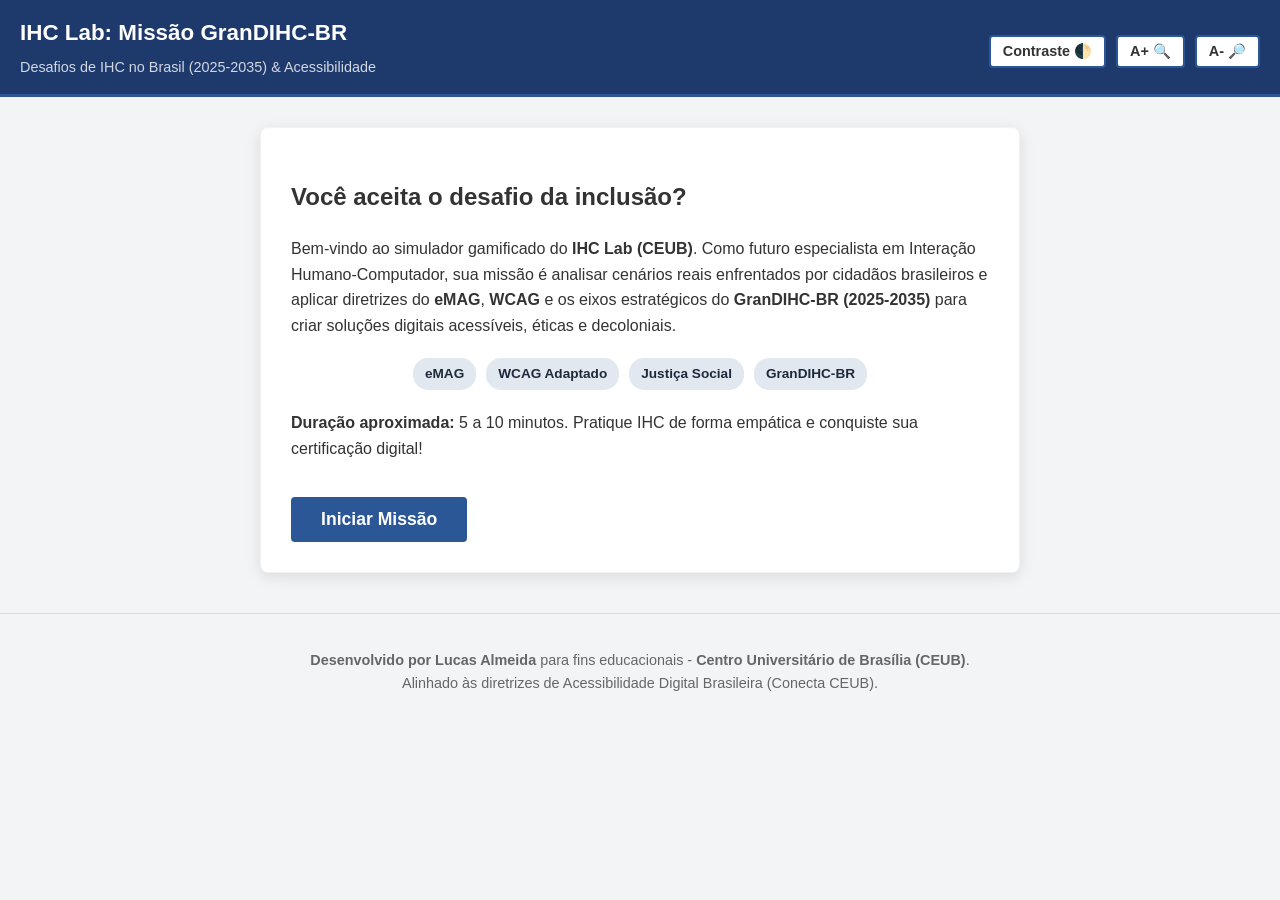
<file: Avaliacao 3/index.html>
<!DOCTYPE html>
<html lang="pt-BR">

<head>
  <meta charset="UTF-8">
  <meta name="viewport" content="width=device-width, initial-scale=1.0">
  <title>GranDIHC-BR: A Jornada da Acessibilidade</title>
  <style>
    :root {
      --primary-color: #2b5797;
      --primary-dark: #1e3a6d;
      --secondary-color: #00a1f1;
      --bg-color: #f3f4f6;
      --card-bg: #ffffff;
      --text-color: #333333;
      --correct-color: #2e7d32;
      --wrong-color: #c62828;
      --font-size-base: 16px;
    }

    
    body.high-contrast {
      --primary-color: #ffff00;
      --primary-dark: #000000;
      --secondary-color: #ffffff;
      --bg-color: #000000;
      --card-bg: #121212;
      --text-color: #ffffff;
      --correct-color: #00ff00;
      --wrong-color: #ff0000;
    }

    * {
      box-sizing: border-box;
      font-family: 'Segoe UI', Tahoma, Geneva, Verdana, sans-serif;
      transition: background-color 0.3s, color 0.3s;
    }

    body {
      margin: 0;
      padding: 0;
      background-color: var(--bg-color);
      color: var(--text-color);
      font-size: var(--font-size-base);
      line-height: 1.6;
    }

    header {
      background-color: var(--primary-dark);
      color: #ffffff;
      padding: 15px 20px;
      display: flex;
      justify-content: space-between;
      align-items: center;
      flex-wrap: wrap;
      border-bottom: 3px solid var(--primary-color);
    }

    body.high-contrast header {
      color: var(--primary-color);
      border-bottom: 3px solid var(--primary-color);
    }

    .header-title h1 {
      margin: 0;
      font-size: 1.4rem;
    }

    .header-title p {
      margin: 5px 0 0 0;
      font-size: 0.9rem;
      opacity: 0.8;
    }

    .accessibility-panel {
      display: flex;
      gap: 10px;
      margin-top: 10px;
    }

    .acc-btn {
      background-color: var(--card-bg);
      color: var(--text-color);
      border: 2px solid var(--primary-color);
      padding: 6px 12px;
      cursor: pointer;
      font-weight: bold;
      border-radius: 4px;
      font-size: 0.9rem;
    }

    .acc-btn:hover,
    .acc-btn:focus {
      background-color: var(--primary-color);
      color: #fff;
      outline: 2px solid var(--secondary-color);
    }

    main {
      max-width: 800px;
      margin: 30px auto;
      padding: 0 20px;
    }

    .game-container {
      background-color: var(--card-bg);
      border-radius: 8px;
      padding: 30px;
      box-shadow: 0 4px 15px rgba(0, 0, 0, 0.1);
      border: 1px solid rgba(0, 0, 0, 0.05);
    }

    body.high-contrast .game-container {
      border: 2px solid #fff;
      box-shadow: none;
    }

    .screen {
      display: none;
    }

    .screen.active {
      display: block;
    }

   
    .welcome-screen {
      text-align: center;
    }

    .welcome-screen h2 {
      color: var(--primary-color);
      font-size: 2rem;
      margin-bottom: 15px;
    }

    .badge-container {
      display: flex;
      justify-content: center;
      gap: 10px;
      margin: 20px 0;
      flex-wrap: wrap;
    }

    .badge {
      background: #e2e8f0;
      color: #1e293b;
      padding: 5px 12px;
      border-radius: 15px;
      font-size: 0.85rem;
      font-weight: 600;
    }

    body.high-contrast .badge {
      background: #fff;
      color: #000;
      border: 1px solid #000;
    }

    
    .progress-bar-container {
      background-color: #e0e0e0;
      border-radius: 10px;
      height: 12px;
      width: 100%;
      margin-bottom: 25px;
      overflow: hidden;
    }

    .progress-bar {
      background-color: var(--secondary-color);
      height: 100%;
      width: 0%;
      transition: width 0.4s ease;
    }

    body.high-contrast .progress-bar {
      background-color: var(--primary-color);
    }

    .stats-row {
      display: flex;
      justify-content: space-between;
      margin-bottom: 15px;
      font-weight: bold;
      font-size: 1.1rem;
      border-bottom: 1px solid #ddd;
      padding-bottom: 10px;
    }

    .scenario-box {
      background-color: rgba(0, 161, 241, 0.05);
      border-left: 5px solid var(--secondary-color);
      padding: 15px;
      margin-bottom: 25px;
      border-radius: 0 4px 4px 0;
    }

    body.high-contrast .scenario-box {
      border: 1px solid #fff;
      border-left: 5px solid var(--primary-color);
      background: transparent;
    }

    .options-list {
      display: flex;
      flex-direction: column;
      gap: 12px;
    }

    .option-btn {
      background-color: var(--card-bg);
      color: var(--text-color);
      border: 2px solid #ccc;
      padding: 15px;
      text-align: left;
      border-radius: 6px;
      cursor: pointer;
      font-size: 1rem;
      font-weight: 500;
    }

    .option-btn:hover,
    .option-btn:focus {
      border-color: var(--primary-color);
      background-color: rgba(43, 87, 151, 0.05);
      outline: none;
    }

    body.high-contrast .option-btn:hover {
      background-color: #333;
    }

   
    .feedback-box {
      margin-top: 20px;
      padding: 15px;
      border-radius: 6px;
      display: none;
      font-weight: bold;
    }

    .feedback-box.correct {
      display: block;
      background-color: rgba(46, 125, 50, 0.1);
      color: var(--correct-color);
      border: 2px solid var(--correct-color);
    }

    .feedback-box.wrong {
      display: block;
      background-color: rgba(198, 40, 40, 0.1);
      color: var(--wrong-color);
      border: 2px solid var(--wrong-color);
    }

    .action-btn {
      background-color: var(--primary-color);
      color: white;
      border: none;
      padding: 12px 30px;
      font-size: 1.1rem;
      font-weight: bold;
      border-radius: 4px;
      cursor: pointer;
      margin-top: 20px;
      display: inline-block;
    }

    .action-btn:hover,
    .action-btn:focus {
      background-color: var(--primary-dark);
      box-shadow: 0 2px 8px rgba(0, 0, 0, 0.2);
    }

    body.high-contrast .action-btn {
      background-color: var(--primary-color);
      color: #000;
      border: 2px solid #fff;
    }

    body.high-contrast .action-btn:hover {
      background-color: #fff;
      color: #000;
    }

    
    .score-display {
      font-size: 3rem;
      font-weight: bold;
      color: var(--primary-color);
      margin: 20px 0;
    }

    footer {
      text-align: center;
      margin-top: 40px;
      padding: 20px;
      font-size: 0.9rem;
      color: #666;
      border-top: 1px solid #ddd;
    }

    body.high-contrast footer {
      color: #fff;
      border-top: 1px solid #fff;
    }
  </style>
</head>

<body>

  <header role="banner">
    <div class="header-title">
      <h1>IHC Lab: Missão GranDIHC-BR</h1>
      <p>Desafios de IHC no Brasil (2025-2035) & Acessibilidade</p>
    </div>
    <div class="accessibility-panel" aria-label="Painel de Acessibilidade">
      <button class="acc-btn" onclick="toggleHighContrast()" aria-label="Alternar Alto Contraste">Contraste 🌓</button>
      <button class="acc-btn" onclick="changeFontSize(2)" aria-label="Aumentar Fonte">A+ 🔍</button>
      <button class="acc-btn" onclick="changeFontSize(-2)" aria-label="Diminuir Fonte">A- 🔎</button>
    </div>
  </header>

  <main role="main">
    <div class="game-container">

      <div id="welcome-screen" class="screen active">
        <h2>Você aceita o desafio da inclusão?</h2>
        <p>Bem-vindo ao simulador gamificado do <strong>IHC Lab (CEUB)</strong>. Como futuro especialista em Interação Humano-Computador, sua missão é analisar cenários reais enfrentados por cidadãos brasileiros e aplicar diretrizes do <strong>eMAG</strong>, <strong>WCAG</strong> e os eixos estratégicos do <strong>GranDIHC-BR (2025-2035)</strong> para criar soluções digitais acessíveis, éticas e decoloniais.</p>

        <div class="badge-container">
          <span class="badge">eMAG</span>
          <span class="badge">WCAG Adaptado</span>
          <span class="badge">Justiça Social</span>
          <span class="badge">GranDIHC-BR</span>
        </div>

        <p><strong>Duração aproximada:</strong> 5 a 10 minutos. Pratique IHC de forma empática e conquiste sua certificação digital!</p>
        <button class="action-btn" onclick="startGame()">Iniciar Missão</button>
      </div>

      <div id="game-screen" class="screen">
        <div class="progress-bar-container">
          <div id="progress" class="progress-bar" role="progressbar" aria-valuenow="0" aria-valuemin="0" aria-valuemax="100"></div>
        </div>

        <div class="stats-row">
          <span id="phase-label">Fase: 1/5</span>
          <span id="score-label">Pontos: 0</span>
        </div>

        <div class="scenario-box">
          <h3 id="scenario-title" style="margin-top:0;">Carregando cenário...</h3>
          <p id="scenario-desc">Descrição do problema...</p>
        </div>

        <div id="options" class="options-list">
        </div>

        <div id="feedback" class="feedback-box">
        </div>

        <button id="next-btn" class="action-btn" style="display:none;" onclick="nextPhase()">Avançar Jornada</button>
      </div>

      <div id="end-screen" class="screen" style="text-align: center;">
        <h2>Missão Cumprida! 🎉</h2>
        <p>Você percorreu os principais desafios de IHC e Barreiras Digitais no cenário nacional.</p>
        <div class="score-display"><span id="final-score">0</span> / 500</div>
        <p id="performance-feedback"></p>

        <div style="background: rgba(0,161,241,0.05); padding: 15px; border-radius: 6px; text-align: left; margin: 20px 0; border: 1px solid var(--primary-color);">
          <h4 style="margin-top:0; color:var(--primary-color);">Conexão Acadêmica:</h4>
          <p style="margin-bottom:0; font-size:0.95rem;">Protótipo gerado para a Oficina "IHC Lab: Challenges & Desafios" conduzida pela <strong>Profa. Kadidja Valéria de Oliveira</strong>. Pronto para ser indexado no seu relatório do GitHub!</p>
        </div>

        <button class="action-btn" onclick="restartGame()">Jogar Novamente</button>
      </div>

    </div>
  </main>

  <footer>
    <p><strong>Desenvolvido por Lucas Almeida</strong> para fins educacionais - <strong>Centro Universitário de Brasília (CEUB)</strong>.<br> Alinhado às diretrizes de Acessibilidade Digital Brasileira (Conecta CEUB).</p>
  </footer>

  <script>
   
    const scenarios = [
      {
        title: "Fase 1: O Portal de Saúde Pública (eMAG)",
        desc: "Dona Maria, 62 anos, tenta utilizar o portal do SUS para agendar uma vacina usando um leitor de telas. Ela trava ao chegar em uma tabela de datas importantes, pois a plataforma apenas exibe imagens gráficas sem equivalentes textuais ou tags semânticas estruturadas.",
        options: [
          { text: "Aumentar apenas o tamanho das imagens para facilitar a visualização.", correct: false },
          { text: "Substituir a tabela por um arquivo PDF estático e compactado para download.", correct: false },
          { text: "Aplicar a diretriz do eMAG utilizando tabelas estruturadas em HTML semântico (th, scope) e prover descrição textual alternativa (alt) detalhada para todos os elementos não textuais relevantes.", correct: true },
          { text: "Remover a tabela e exigir que o usuário ligue para o suporte telefônico se tiver dúvidas.", correct: false }
        ],
        explanation: "Correto! O Modelo de Acessibilidade em Governo Eletrônico (eMAG) exige o uso rigoroso de HTML semântico para garantir que leitores de tela interpretem tabelas e elementos visuais de maneira coerente para usuários com deficiência visual."
      },
      {
        title: "Fase 2: Algoritmos de Triagem e Justiça Social (Ética / IA)",
        desc: "Uma grande autarquia federal adota um sistema de Inteligência Artificial para analisar currículos de programas sociais. No entanto, pesquisadores de IHC notam que a IA está rejeitando de forma desproporcional candidaturas de periferias, devido a vieses históricos embutidos na base de dados de treinamento.",
        options: [
          { text: "Ignorar o problema, já que algoritmos matemáticos são neutros por natureza.", correct: false },
          { text: "Aplicar o Eixo de Ética / IA do GranDIHC-BR, estabelecendo auditorias constantes, transparência algorítmica e refinamento participativo dos critérios de inteligência artificial para mitigar discriminações estruturais.", correct: true },
          { text: "Trocar o servidor onde a IA está rodando por um hardware mais rápido.", correct: false },
          { text: "Tornar o código fechado e secreto para evitar que os usuários reclamem do viés.", correct: false }
        ],
        explanation: "Excelente! O eixo de Ética e IA do GranDIHC-BR (2025-2035) preconiza que a inteligência artificial deve apoiar o bem-estar humano de forma justa, transparente e auditável, coibindo preconceitos ocultados em dados corporativos ou governamentais."
      },
      {
        title: "Fase 3: Tecnologias Emergentes no Interior (Decolonialidade)",
        desc: "Uma EdTech do Sul do Brasil projeta um aplicativo de gamificação educacional para escolas rurais do Nordeste. O fluxo de navegação exige conexões de ultravelocidade (5G) e utiliza metáforas urbanas e estrangeiras distantes do cotidiano dos alunos locais, gerando frustração e abandono.",
        options: [
          { text: "Treinar os alunos para pensarem como moradores de grandes capitais estrangeiras antes de usar o app.", correct: false },
          { text: "Abandonar completamente o uso de tecnologia e retornar exclusivamente ao papel.", correct: false },
          { text: "Reprojetar a interface sob a ótica da Decolonialidade e Design Participativo, adaptando os conteúdos ao contexto sociocultural, linguístico e à infraestrutura de conectividade intermitente (offline-first) da comunidade local.", correct: true },
          { text: "Oferecer descontos financeiros no aplicativo para motivá-los a continuar.", correct: false }
        ],
        explanation: "Exatamente! Pensar IHC no Brasil sob a ótica da Decolonialidade significa romper com padrões hegemônicos importados que ignoram a diversidade e desigualdade estrutural do território nacional, valorizando saberes regionais e realidades de infraestrutura."
      },
      {
        title: "Fase 4: A Rota dos Formulários (WCAG Adaptado)",
        desc: "Ao tentar se inscrever em um vestibular público, um estudante com deficiência motora severa não consegue navegar pelo teclado (Tab) e depara-se com um formulário que apaga todos os dados digitados se ele cometer um único erro, sem indicar textualmente onde está a falha.",
        options: [
          { text: "Estilizar o formulário com cores neon chamativas para destacar o erro.", correct: false },
          { text: "Cumprir as WCAG adaptadas, garantindo navegação completa via teclado, foco visual nítido e fornecendo mensagens de erro claras por texto perto do campo incorreto, sem limpar os campos válidos preenchidos.", correct: true },
          { text: "Aumentar o tempo limite de preenchimento para 5 horas sem mexer na estrutura lógica do formulário.", correct: false },
          { text: "Inserir um CAPTCHA sonoro extremamente rápido para validar a segurança da inscrição.", correct: false }
        ],
        explanation: "Correto! As diretrizes globais da WCAG adaptadas ao cenário brasileiro exigem foco claro em acessibilidade mecânica (teclado), tolerância a erros e feedback contextualizado para garantir a autonomia do usuário."
      },
      {
        title: "Fase 5: Vazamento e Transparência (Humano-Dados)",
        desc: "Um aplicativo de monitoramento de saúde pública coleta dados de geolocalização e biometria de milhões de cidadãos. No entanto, os usuários não encontram nenhuma interface clara ou painel que explique de forma simples como seus dados sensíveis são gerenciados, violando o princípio da autodeterminação informativa.",
        options: [
          { text: "Publicar um documento de Termos de Uso com 80 páginas em jargão puramente jurídico.", correct: false },
          { text: "Ocultar os dados sensíveis atrás de um paywall de segurança.", correct: false },
          { text: "Desenvolver painéis e cockpits de privacidade baseados no Eixo Humano-Dados do GranDIHC-BR, traduzindo fluxos de dados complexos em representações visuais acessíveis, permitindo o controle intuitivo do consentimento pelos cidadãos.", correct: true },
          { text: "Parar de coletar dados e congelar as atualizações do aplicativo por tempo indeterminado.", correct: false }
        ],
        explanation: "Perfeito! O eixo Humano-Dados preconiza criar metodologias e mecanismos de IHC que facilitem o entendimento sobre a coleta e tratamento massivo de dados de forma inclusiva, empoderando o cidadão sobre sua própria privacidade."
      }
    ];

    let currentPhase = 0;
    let score = 0;
    let canAnswer = true;

  
    function startGame() {
      document.getElementById("welcome-screen").classList.remove("active");
      document.getElementById("game-screen").classList.add("active");
      loadPhase();
    }

    function loadPhase() {
      canAnswer = true;
      document.getElementById("next-btn").style.display = "none";

      const feedbackBox = document.getElementById("feedback");
      feedbackBox.style.display = "none";
      feedbackBox.className = "feedback-box";

      
      const phaseData = scenarios[currentPhase];
      document.getElementById("phase-label").innerText = `Fase: ${currentPhase + 1}/${scenarios.length}`;
      document.getElementById("score-label").innerText = `Pontos: ${score}`;
      document.getElementById("scenario-title").innerText = phaseData.title;
      document.getElementById("scenario-desc").innerText = phaseData.desc;

      
      const pct = ((currentPhase) / scenarios.length) * 100;
      const progress = document.getElementById("progress");
      progress.style.width = pct + "%";
      progress.setAttribute("aria-valuenow", pct);

      const optionsContainer = document.getElementById("options");
      optionsContainer.innerHTML = "";

      phaseData.options.forEach((opt, idx) => {
        const btn = document.createElement("button");
        btn.className = "option-btn";
        btn.innerText = opt.text;
        btn.setAttribute("aria-label", `Opção ${idx + 1}: ${opt.text}`);
        btn.onclick = () => checkAnswer(opt, btn);
        optionsContainer.appendChild(btn);
      });
    }

    function checkAnswer(option, selectedButton) {
      if (!canAnswer) return;
      canAnswer = false;

      const feedbackBox = document.getElementById("feedback");
      const allOptionButtons = document.querySelectorAll(".option-btn");

     
      allOptionButtons.forEach(btn => btn.setAttribute("disabled", "true"));

      if (option.correct) {
        score += 100;
        feedbackBox.innerText = "⭐ CORRETO! " + scenarios[currentPhase].explanation;
        feedbackBox.classList.add("correct");
        selectedButton.style.borderColor = "var(--correct-color)";
        selectedButton.style.backgroundColor = "rgba(46,125,50,0.1)";
        playSound('correct');
      } else {
        feedbackBox.innerText = "❌ Ops! Essa não é a melhor alternativa. " + scenarios[currentPhase].explanation;
        feedbackBox.classList.add("wrong");
        selectedButton.style.borderColor = "var(--wrong-color)";
        selectedButton.style.backgroundColor = "rgba(198,40,40,0.1)";
        playSound('wrong');
      }

      document.getElementById("score-label").innerText = `Pontos: ${score}`;
      document.getElementById("next-btn").style.display = "inline-block";
      document.getElementById("next-btn").focus();
    }

    function nextPhase() {
      currentPhase++;
      if (currentPhase < scenarios.length) {
        loadPhase();
      } else {
        endGame();
      }
    }

    function endGame() {
      document.getElementById("game-screen").classList.remove("active");
      document.getElementById("end-screen").classList.add("active");

      
      document.getElementById("progress").style.width = "100%";

      document.getElementById("final-score").innerText = score;
      playSound('win');

      const perfText = document.getElementById("performance-feedback");
      if (score === 500) {
        perfText.innerHTML = "🏆 <strong>Impressionante!</strong> Você demonstrou domínio completo dos eixos de IHC e das diretrizes brasileiras de acessibilidade (eMAG/WCAG). Pronto para liderar a inovação inclusiva!";
      } else if (score >= 300) {
        perfText.innerHTML = "👍 <strong>Muito bom!</strong> Você tem uma ótima noção de design inclusivo, mas revise os eixos éticos e decoloniais do GranDIHC-BR para mitigar mais barreiras.";
      } else {
        perfText.innerHTML = "📚 <strong>Bons reflexos!</strong> Vale a pena reler as referências da Sociedade Brasileira de Computação (SBC) para fortalecer os conceitos de IHC Social.";
      }
    }

    function restartGame() {
      currentPhase = 0;
      score = 0;
      document.getElementById("end-screen").classList.remove("active");
      document.getElementById("welcome-screen").classList.add("active");
    }


    function toggleHighContrast() {
      document.body.classList.toggle("high-contrast");
    }

    function changeFontSize(action) {
      const root = document.documentElement;
      let currentSize = parseFloat(getComputedStyle(document.body).fontSize);
      let newSize = currentSize + action;
      if (newSize >= 12 && newSize <= 26) {
        document.body.style.fontSize = newSize + "px";
      }
    }

    function playSound(type) {
      try {
        const ctx = new (window.AudioContext || window.webkitAudioContext)();
        const osc = ctx.createOscillator();
        const gain = ctx.createGain();
        osc.connect(gain);
        gain.connect(ctx.destination);

        if (type === 'correct') {
          osc.frequency.setValueAtTime(587.33, ctx.currentTime);
          osc.frequency.setValueAtTime(880, ctx.currentTime + 0.1);
          gain.gain.setValueAtTime(0.1, ctx.currentTime);
          gain.gain.exponentialRampToValueAtTime(0.01, ctx.currentTime + 0.25);
          osc.start(); osc.stop(ctx.currentTime + 0.25);
        } else if (type === 'wrong') {
          osc.frequency.setValueAtTime(220, ctx.currentTime);
          osc.frequency.linearRampToValueAtTime(110, ctx.currentTime + 0.2);
          gain.gain.setValueAtTime(0.15, ctx.currentTime);
          gain.gain.exponentialRampToValueAtTime(0.01, ctx.currentTime + 0.25);
          osc.start(); osc.stop(ctx.currentTime + 0.25);
        } else if (type === 'win') {
          osc.type = 'triangle';
          const notes = [261.63, 329.63, 392.00, 523.25];
          notes.forEach((freq, i) => {
            osc.frequency.setValueAtTime(freq, ctx.currentTime + (i * 0.1));
          });
          gain.gain.setValueAtTime(0.15, ctx.currentTime);
          gain.gain.exponentialRampToValueAtTime(0.01, ctx.currentTime + 0.5);
          osc.start(); osc.stop(ctx.currentTime + 0.5);
        }
      } catch (e) {
        console.log("Áudio não suportado no contexto atual.");
      }
    }
  </script>
</body>

</html>
</file>
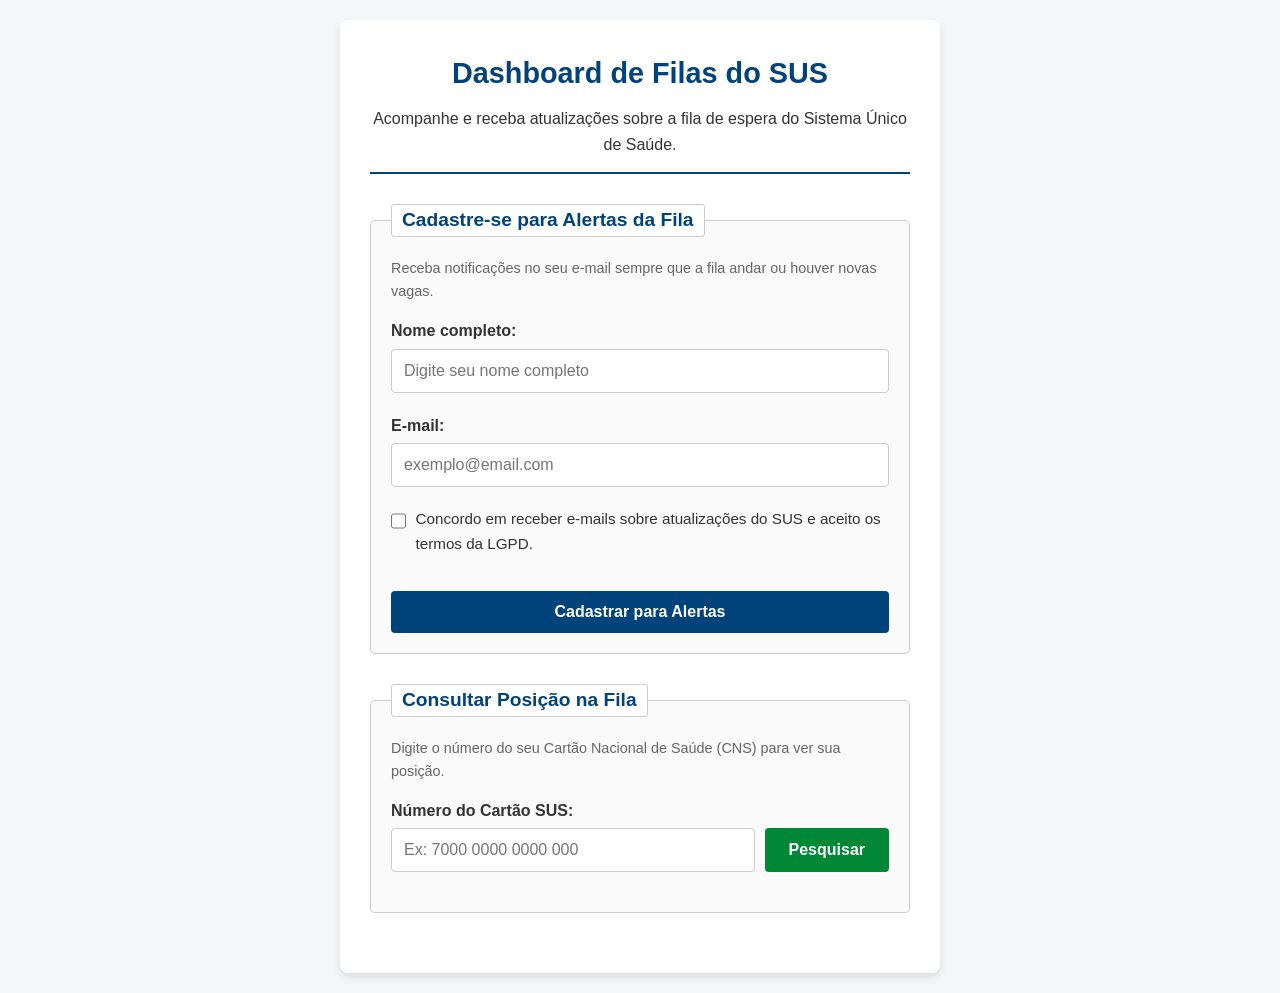
<file: Dashboard/index.html>
<!DOCTYPE html>
<html lang="pt-BR">

<head>
  <meta charset="UTF-8">
  <meta name="viewport" content="width=device-width, initial-scale=1.0">
  <title>Dashboard Fila Transparente SUS</title>
  <link rel="stylesheet" href="style.css">
</head>

<body>

  <main class="container">
    <header>
      <h1>Dashboard de Filas do SUS</h1>
      <p>Acompanhe e receba atualizações sobre a fila de espera do Sistema Único de Saúde.</p>
    </header>

    <section class="form-section">
      <form action="#" method="POST">
        <fieldset>
          <legend>Cadastre-se para Alertas da Fila</legend>
          <p class="instrucoes">Receba notificações no seu e-mail sempre que a fila andar ou houver novas vagas.</p>

          <div class="form-group">
            <label for="nome">Nome completo:</label>
            <input type="text" id="nome" name="nome" placeholder="Digite seu nome completo" required aria-required="true">
          </div>

          <div class="form-group">
            <label for="email">E-mail:</label>
            <input type="email" id="email" name="email" placeholder="exemplo@email.com" required aria-required="true">
          </div>

          <div class="form-group checkbox-group">
            <input type="checkbox" id="consentimento" name="consentimento" required aria-required="true">
            <label for="consentimento">
              Concordo em receber e-mails sobre atualizações do SUS e aceito os termos da LGPD.
            </label>
          </div>

          <button type="submit" class="btn-primary">Cadastrar para Alertas</button>
        </fieldset>
      </form>
    </section>

    <section class="form-section">
      <form action="#" method="GET" class="search-form">
        <fieldset>
          <legend>Consultar Posição na Fila</legend>
          <p class="instrucoes">Digite o número do seu Cartão Nacional de Saúde (CNS) para ver sua posição.</p>

          <div class="form-group">
            <label for="cartao_sus">Número do Cartão SUS:</label>
            <div class="search-input-group">
              <input type="text" id="cartao_sus" name="cartao_sus" placeholder="Ex: 7000 0000 0000 000" pattern="\d*" title="Digite apenas números" required aria-required="true">
              <button type="submit" class="btn-secondary">Pesquisar</button>
            </div>
          </div>
        </fieldset>
      </form>
    </section>
  </main>

</body>

</html>
</file>
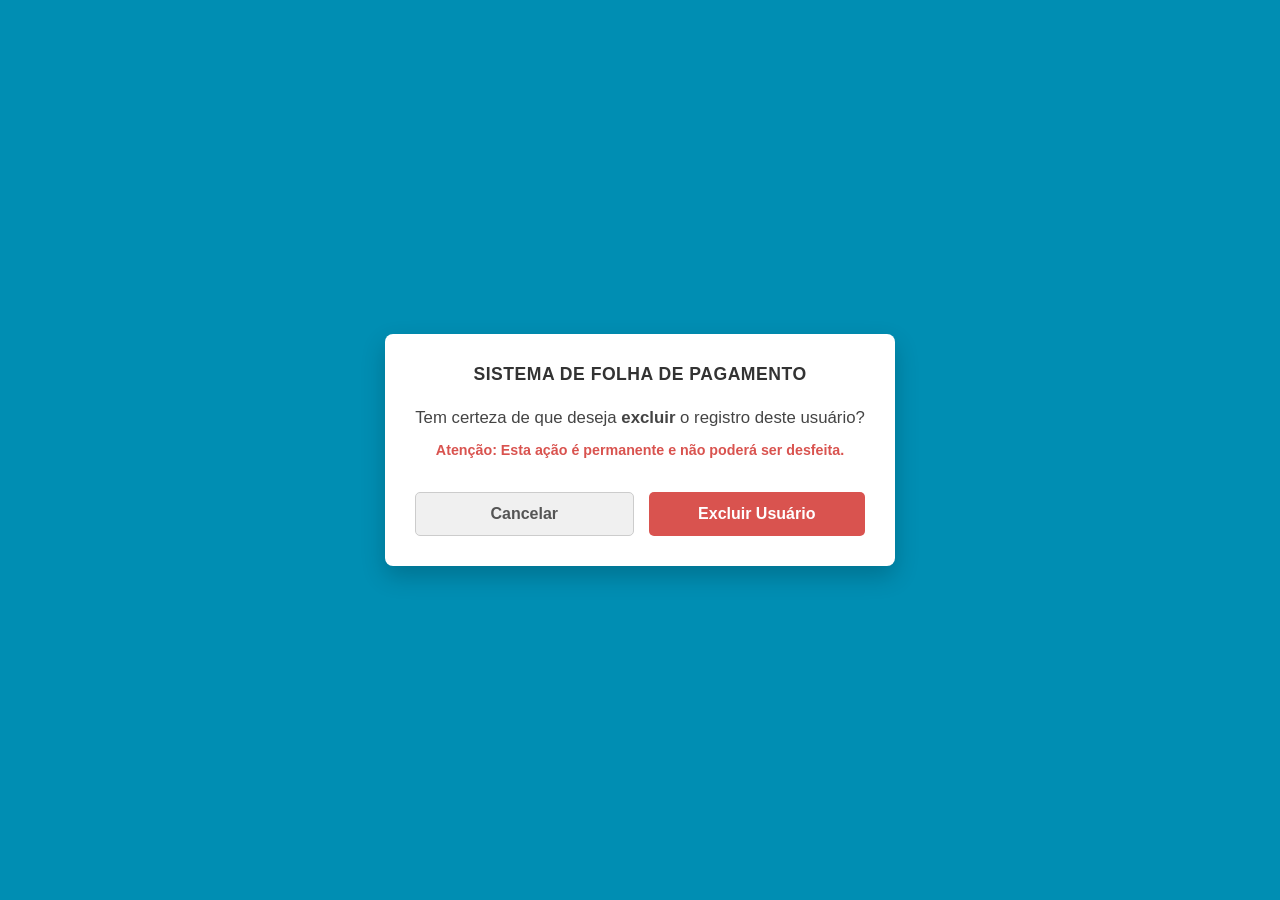
<file: AvaliacaoFinal – InteracaoHumano-ComputadorIHC/ua1/index.html>
<!DOCTYPE html>
<html lang="pt-BR">
<head>
<meta charset="UTF-8">
<meta name="viewport" content="width=device-width, initial-scale=1.0">
<title>Melhoria de UI - Folha de Pagamento</title>
<style>
 
  body {
    font-family: 'Segoe UI', Tahoma, Geneva, Verdana, sans-serif;
    background-color: #008eb3; /* Cor de fundo azul semelhante à imagem */
    display: flex;
    justify-content: center;
    align-items: center;
    height: 100vh;
    margin: 0;
  }


  .modal {
    background-color: #ffffff;
    padding: 30px;
    border-radius: 8px;
    box-shadow: 0 10px 25px rgba(0,0,0,0.2);
    text-align: center;
    max-width: 450px;
    width: 90%;
  }

  .modal-title {
    font-size: 1.1em;
    font-weight: 700;
    color: #333333;
    margin-bottom: 20px;
    text-transform: uppercase;
    letter-spacing: 0.5px;
  }

  .modal-text {
    font-size: 1.05em;
    color: #444444;
    margin-bottom: 30px;
    line-height: 1.5;
  }

  .warning-text {
    display: block;
    color: #d9534f; /* Vermelho de alerta */
    font-size: 0.85em;
    margin-top: 10px;
    font-weight: 600;
  }

 
  .button-group {
    display: flex;
    justify-content: space-between;
    gap: 15px;
  }


  .btn {
    flex: 1;
    padding: 12px 15px;
    border: none;
    border-radius: 5px;
    font-size: 1em;
    font-weight: 600;
    cursor: pointer;
    transition: background-color 0.2s, transform 0.1s;
  }

  .btn:active {
    transform: scale(0.98);
  }

  
  .btn-cancel {
    background-color: #f0f0f0;
    color: #555555;
    border: 1px solid #cccccc;
  }

  .btn-cancel:hover {
    background-color: #e4e4e4;
  }

 
  .btn-delete {
    background-color: #d9534f;
    color: white;
  }

  .btn-delete:hover {
    background-color: #c9302c;
  }
</style>
</head>
<body>

<div class="modal">
  <div class="modal-title">Sistema de Folha de Pagamento</div>
  
  <div class="modal-text">
    Tem certeza de que deseja <strong>excluir</strong> o registro deste usuário?
    <span class="warning-text">Atenção: Esta ação é permanente e não poderá ser desfeita.</span>
  </div>
  
  <div class="button-group">
    <button class="btn btn-cancel">Cancelar</button>
    <button class="btn btn-delete">Excluir Usuário</button>
  </div>
</div>

</body>
</html>
</file>
<file: Dashboard/style.css>
:root {
    --primary-color: #00427a; /* Azul escuro */
    --secondary-color: #008837; /* Verde SUS */
    --background-color: #f4f6f8;
    --text-color: #333333;
    --border-color: #cccccc;
    --focus-color: #ffb800; 
  }
  
  * {
    box-sizing: border-box;
    margin: 0;
    padding: 0;
  }
  
  body {
    font-family: Arial, sans-serif;
    background-color: var(--background-color);
    color: var(--text-color);
    line-height: 1.6;
    padding: 20px;
  }
  
  .container {
    max-width: 600px;
    margin: 0 auto;
    background-color: #ffffff;
    padding: 30px;
    border-radius: 8px;
    box-shadow: 0 4px 8px rgba(0, 0, 0, 0.1);
  }
  
  header {
    text-align: center;
    margin-bottom: 30px;
    border-bottom: 2px solid var(--primary-color);
    padding-bottom: 15px;
  }
  
  header h1 {
    color: var(--primary-color);
    font-size: 1.8rem;
    margin-bottom: 10px;
  }
  
  .form-section {
    margin-bottom: 30px;
  }
  
  fieldset {
    border: 1px solid var(--border-color);
    border-radius: 5px;
    padding: 20px;
    background-color: #fafafa;
  }
  
  legend {
    font-size: 1.2rem;
    font-weight: bold;
    color: var(--primary-color);
    background-color: #ffffff;
    padding: 0 10px;
    border: 1px solid var(--border-color);
    border-radius: 3px;
  }
  
  .instrucoes {
    font-size: 0.9rem;
    color: #666;
    margin-bottom: 15px;
  }
  
  .form-group {
    margin-bottom: 20px;
    display: flex;
    flex-direction: column;
  }
  
 
  label {
    font-weight: bold;
    margin-bottom: 5px;
    color: var(--text-color);
  }
  
  input[type="text"],
  input[type="email"] {
    padding: 12px;
    border: 1px solid var(--border-color);
    border-radius: 4px;
    font-size: 1rem;
    width: 100%;
    transition: border-color 0.3s;
  }
  
  
  input:focus,
  button:focus {
    outline: 3px solid var(--focus-color);
    outline-offset: 2px;
    border-color: var(--primary-color);
  }
  
  .checkbox-group {
    flex-direction: row;
    align-items: flex-start;
    gap: 10px;
  }
  
  .checkbox-group input {
    margin-top: 5px;
    width: 18px;
    height: 18px;
  }
  
  .checkbox-group label {
    font-weight: normal;
    font-size: 0.95rem;
  }
  
  /* Botões */
  button {
    padding: 12px 20px;
    font-size: 1rem;
    font-weight: bold;
    border: none;
    border-radius: 4px;
    cursor: pointer;
    width: 100%;
    transition: background-color 0.3s;
  }
  
  .btn-primary {
    background-color: var(--primary-color);
    color: #ffffff;
    margin-top: 10px;
  }
  
  .btn-primary:hover {
    background-color: #002d54;
  }
  
  .btn-secondary {
    background-color: var(--secondary-color);
    color: #ffffff;
  }
  
  .btn-secondary:hover {
    background-color: #006328;
  }
  
  /* Layout específico para o grupo de pesquisa */
  .search-input-group {
    display: flex;
    gap: 10px;
  }
  
  .search-input-group button {
    width: auto;
    padding: 12px 24px;
  }
  
  /* Responsividade */
  @media (max-width: 480px) {
    .search-input-group {
      flex-direction: column;
    }
    .search-input-group button {
      width: 100%;
    }
  }
</file>
